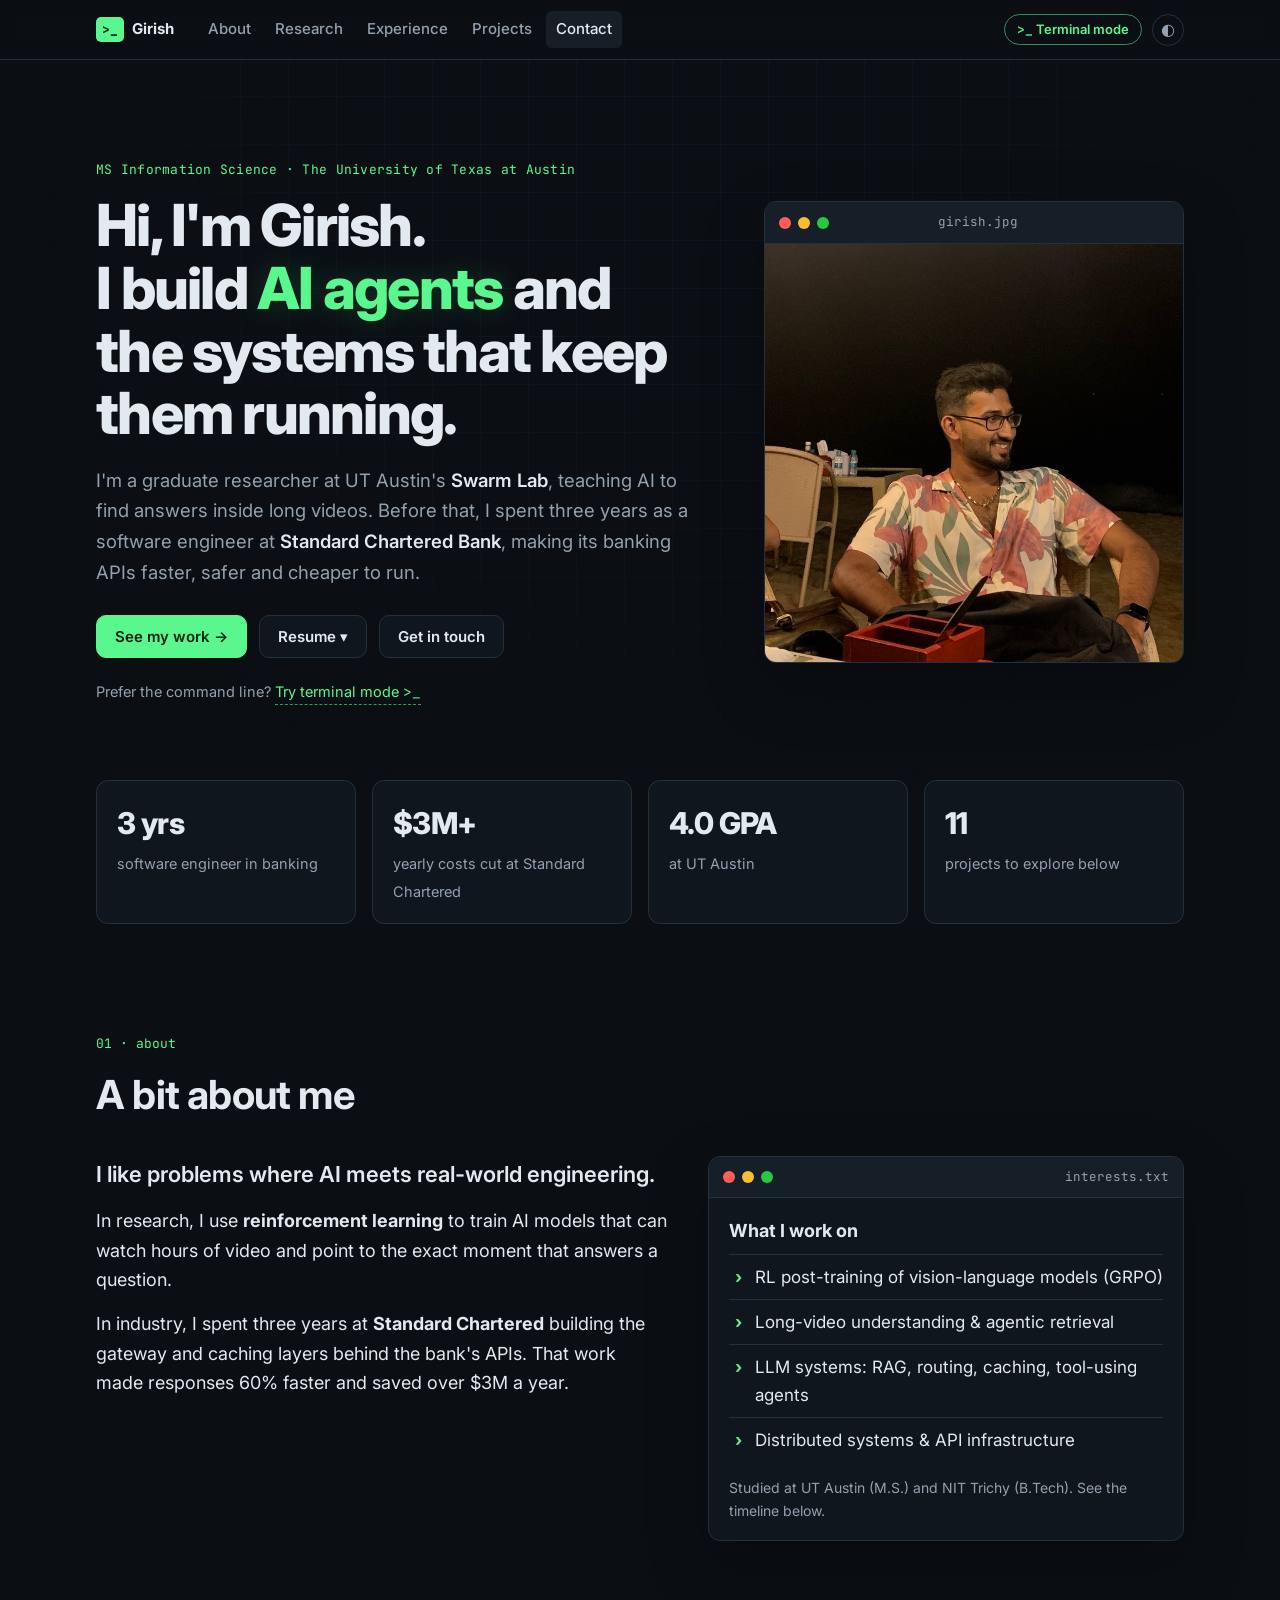
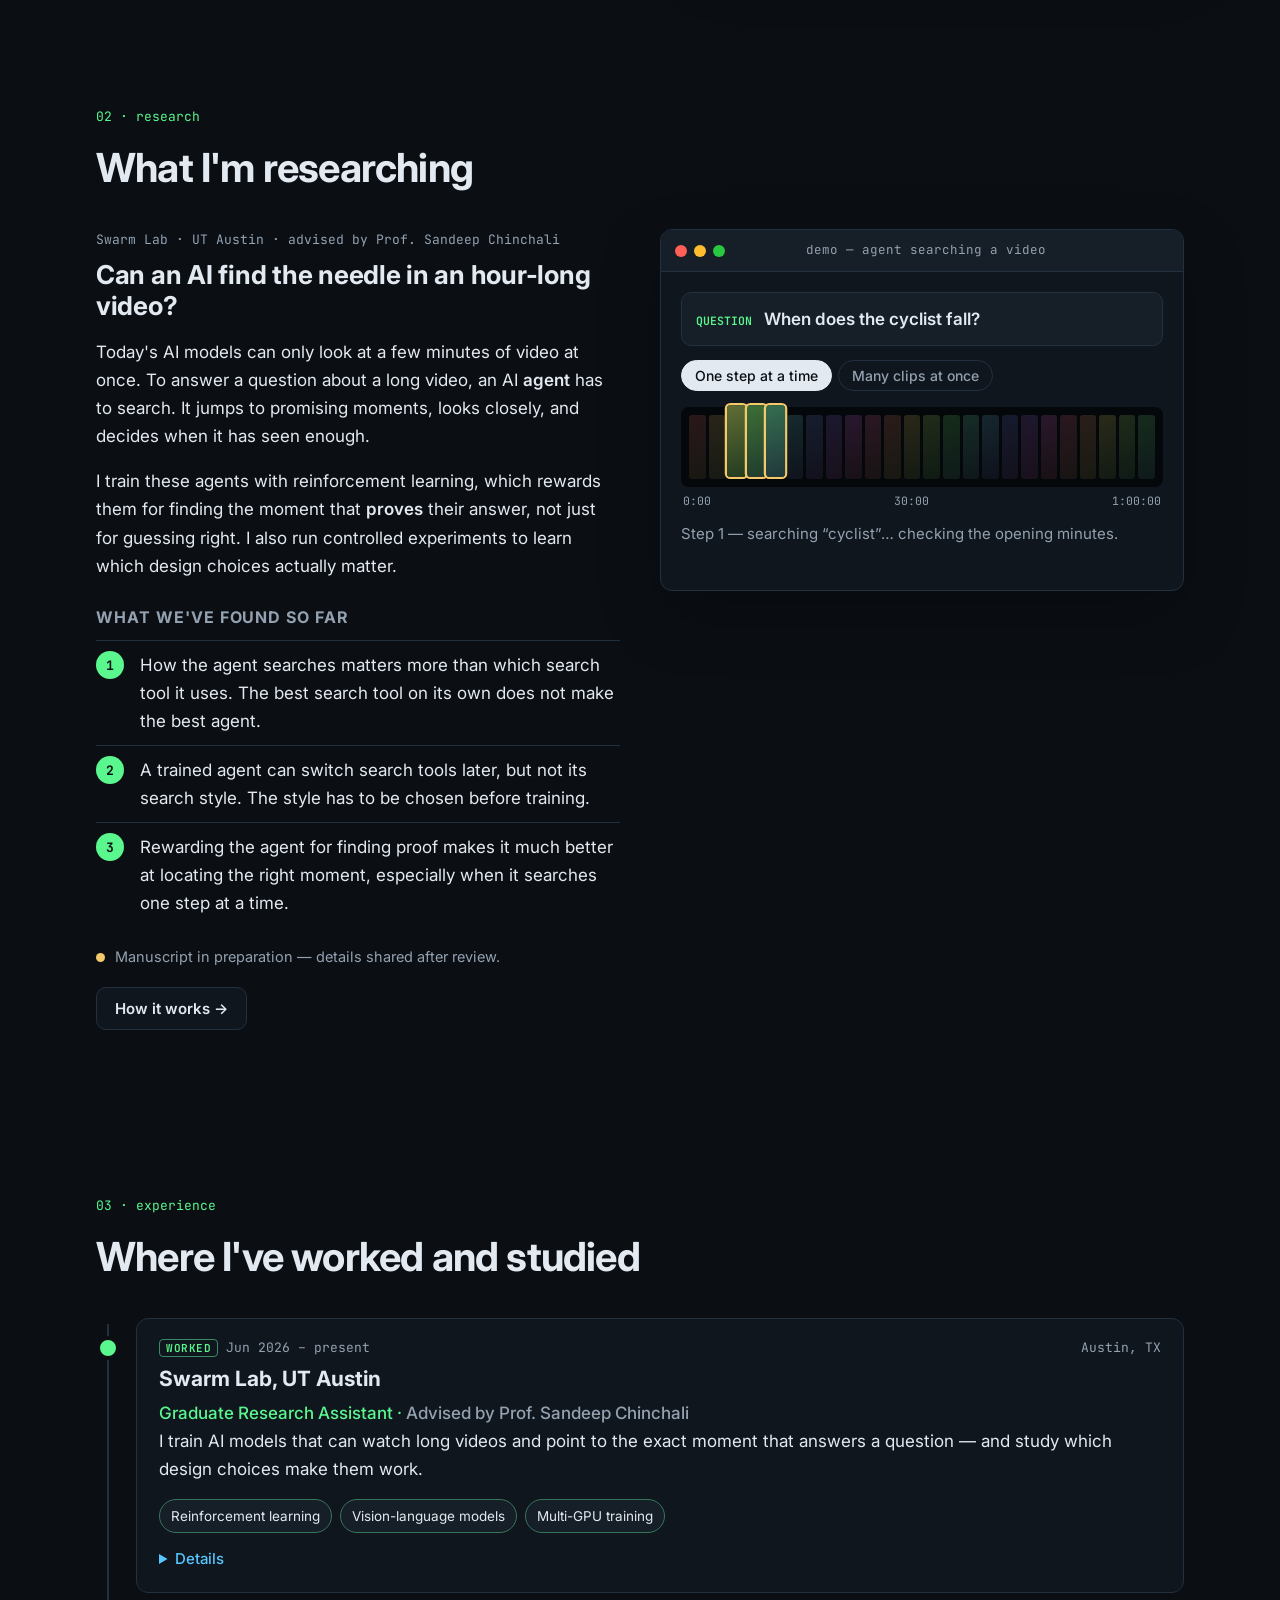
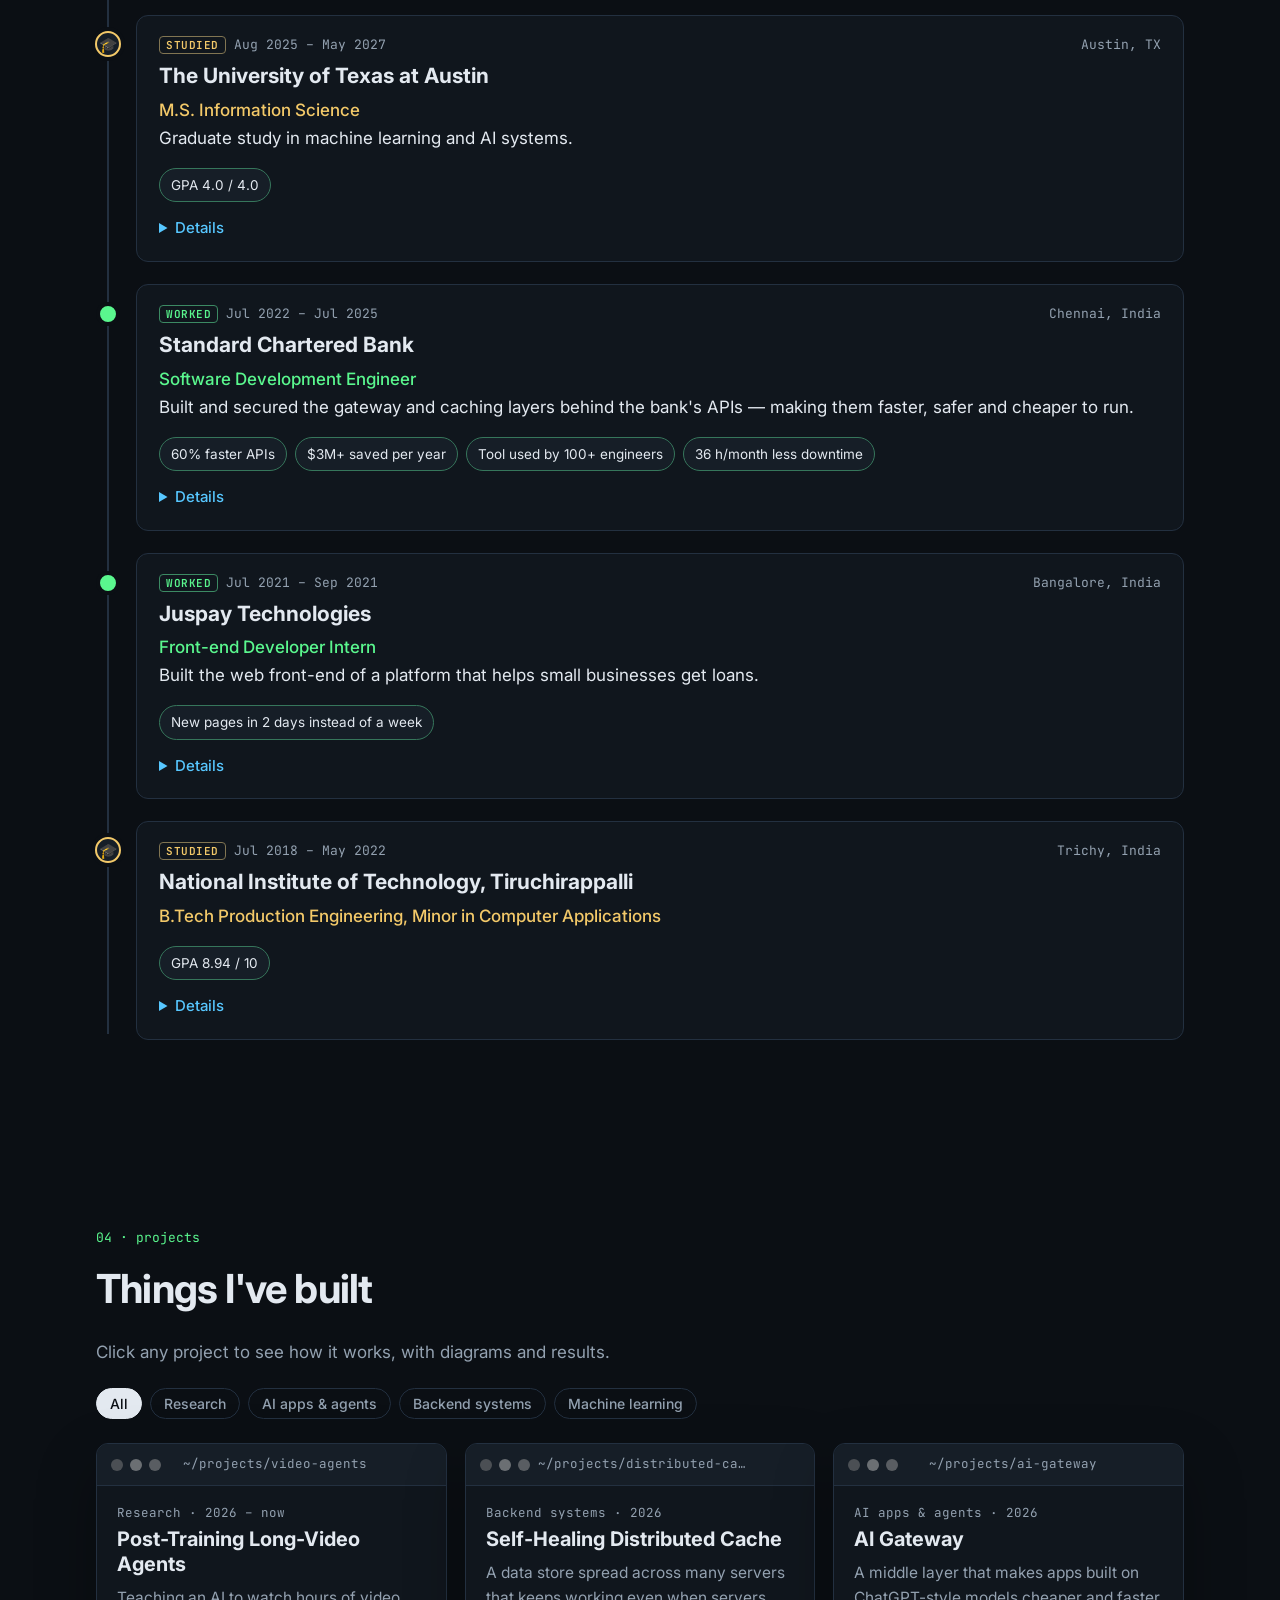
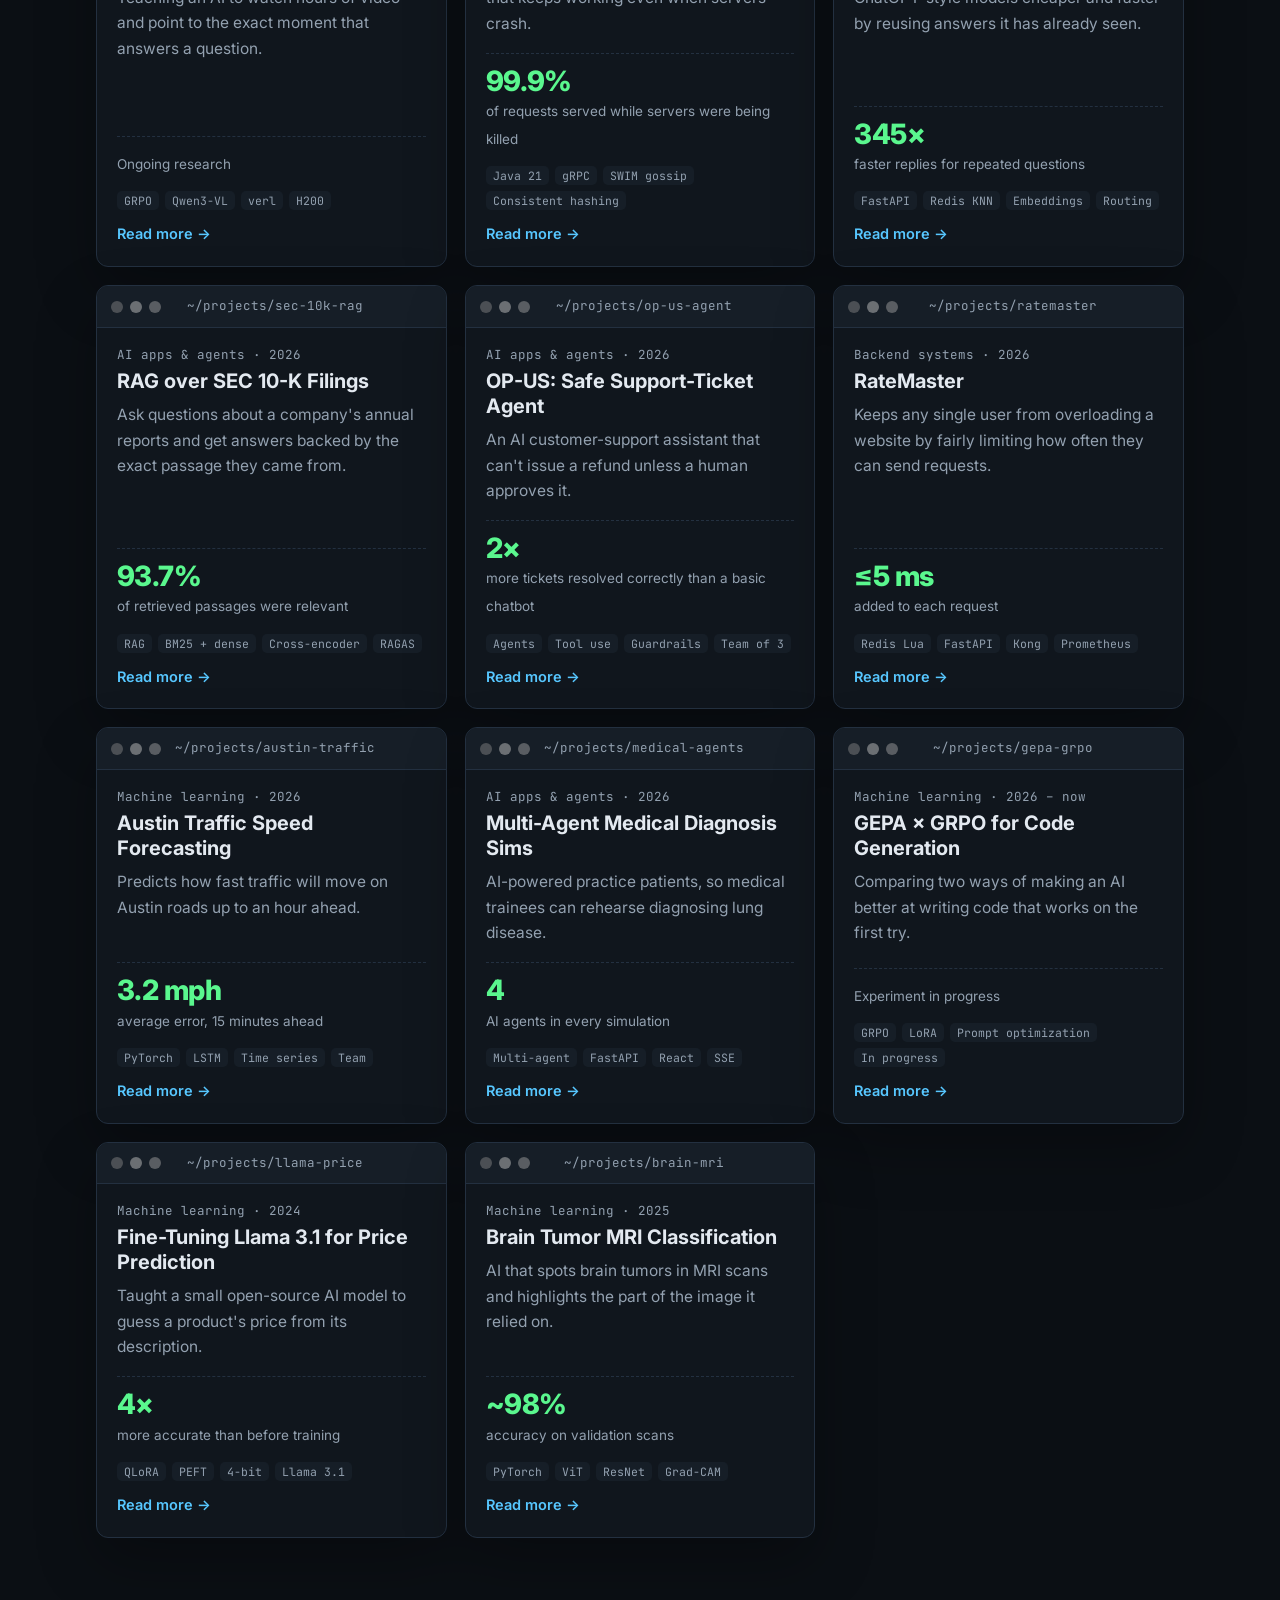
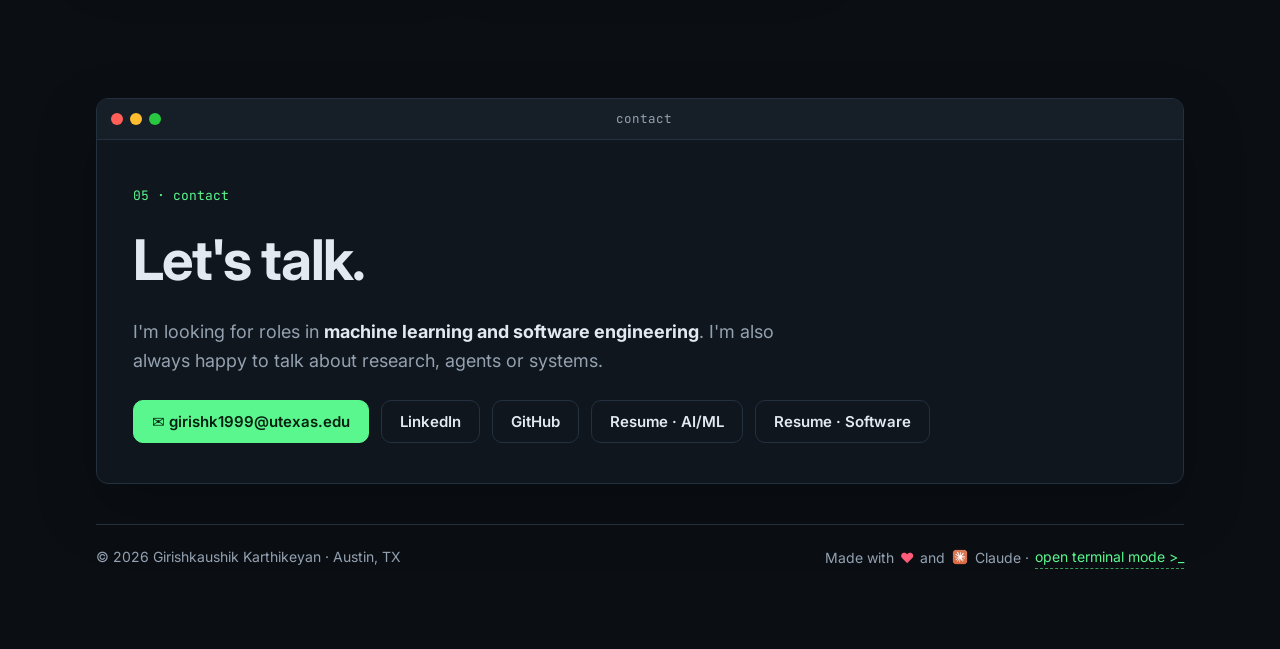
<file: index.html>
<!doctype html>
<html lang="en">
<head>
  <meta charset="utf-8">
  <meta name="viewport" content="width=device-width, initial-scale=1">
  <title>Girishkaushik Karthikeyan</title>
  <meta name="description" content="Girishkaushik Karthikeyan — graduate researcher at UT Austin building AI agents for long videos; former software engineer at Standard Chartered.">
  <meta name="theme-color" content="#0b0f14">
  <link rel="icon" href="data:image/svg+xml,<svg xmlns='http://www.w3.org/2000/svg' viewBox='0 0 32 32'><rect width='32' height='32' rx='6' fill='%230b0f14'/><text x='5' y='22' font-family='monospace' font-size='16' fill='%235af78e'>&gt;_</text></svg>">
  <link rel="preconnect" href="https://fonts.googleapis.com">
  <link rel="preconnect" href="https://fonts.gstatic.com" crossorigin>
  <link href="https://fonts.googleapis.com/css2?family=Inter:wght@400;500;600;700;800&family=JetBrains+Mono:wght@400;600;700&display=swap" rel="stylesheet">
  <link rel="stylesheet" href="assets/css/main.css?v=2026-11-12c">
  <!-- Apply saved theme before paint to avoid a flash. -->
  <script>try{var t=localStorage.getItem('theme');if(t)document.documentElement.dataset.theme=t;}catch(e){}</script>
</head>
<body>

  <!-- Top navigation: plain-language links + terminal-mode switch + theme toggle -->
  <header class="topbar">
    <a class="brand" href="#top"><span class="brand-mark">&gt;_</span> Girish</a>
    <nav id="tabs">
      <a href="#about">About</a>
      <a href="#research">Research</a>
      <a href="#work">Experience</a>
      <a href="#projects">Projects</a>
      <a href="#contact">Contact</a>
    </nav>
    <div class="right">
      <button id="term-btn" class="term-switch" type="button" title="Explore this site from a Linux-style command line">
        <span class="mono">&gt;_</span><span class="label"> Terminal mode</span>
      </button>
      <button id="theme-btn" class="icon-btn" type="button" aria-label="Switch light / dark theme">◐</button>
      <button id="menu-btn" class="icon-btn menu-btn" type="button" aria-label="Open menu" aria-expanded="false">☰</button>
    </div>
  </header>

  <main>
    <!-- Hero: who I am in one glance, with clear next steps -->
    <section class="hero" id="top">
      <div class="hero-text">
        <p class="eyebrow reveal">MS Information Science · The University of Texas at Austin</p>
        <h1 class="reveal">Hi, I'm Girish.<br>I build <span class="accent">AI agents</span> and the systems that keep them running.</h1>
        <p class="lede reveal">
          I'm a graduate researcher at UT Austin's <strong>Swarm Lab</strong>, teaching AI to find answers inside long videos.
          Before that, I spent three years as a software engineer at <strong>Standard Chartered Bank</strong>, making its banking APIs faster, safer and cheaper to run.
        </p>
        <div class="cta reveal">
          <a class="btn primary" href="#projects">See my work →</a>
          <details class="resume-menu">
            <summary class="btn">Resume ▾</summary>
            <div class="menu">
              <a href="resume-ml.pdf" target="_blank" rel="noopener">AI / ML research version</a>
              <a href="resume-swe.pdf" target="_blank" rel="noopener">Software engineering version</a>
            </div>
          </details>
          <a class="btn" href="#contact">Get in touch</a>
        </div>
        <p class="term-hint reveal">Prefer the command line? <button type="button" class="link-btn" data-open-terminal>Try terminal mode <span class="mono">&gt;_</span></button></p>
      </div>

      <!-- Photo in a small "window" frame — the Linux flavour, readable by anyone -->
      <figure class="hero-photo window reveal">
        <div class="titlebar"><span class="dots"><i></i><i></i><i></i></span><span class="title">girish.jpg</span></div>
        <img src="assets/img/headshot.jpg" alt="Portrait of Girishkaushik Karthikeyan" width="768" height="753">
      </figure>
    </section>

    <!-- Quick facts strip: numbers count up when visible -->
    <section class="facts reveal" aria-label="Highlights">
      <div><strong data-count="3" data-suffix=" yrs">0</strong><span>software engineer in banking</span></div>
      <div><strong data-count="3" data-prefix="$" data-suffix="M+">0</strong><span>yearly costs cut at Standard Chartered</span></div>
      <div><strong data-count="4" data-decimals="1" data-suffix=" GPA">0</strong><span>at UT Austin</span></div>
      <div><strong data-count="11">0</strong><span>projects to explore below</span></div>
    </section>

    <!-- Sections are filled from data/projects.js by assets/js/home.js -->
    <section class="section" id="about"></section>
    <section class="section" id="research"></section>
    <section class="section" id="work"></section>
    <section class="section" id="projects"></section>
    <section class="section" id="contact"></section>
  </main>

  <!-- Terminal mode: full-screen Linux-style shell over the page (opt-in) -->
  <div class="term-mode" id="term-mode" role="dialog" aria-modal="true" aria-label="Terminal mode" hidden>
    <div class="window term-window">
      <div class="titlebar">
        <span class="dots"><button type="button" class="dot-close" data-close-terminal aria-label="Close terminal mode"></button><i></i><i></i></span>
        <span class="title">girish@ut-austin: ~ — zsh</span>
        <button type="button" class="exit-btn" data-close-terminal>exit ✕</button>
      </div>
      <div class="term" id="term" aria-live="polite"></div>
    </div>
  </div>

  <script src="data/projects.js?v=2026-11-12c"></script>
  <script src="assets/js/home.js?v=2026-11-12c"></script>
  <script src="assets/js/terminal.js?v=2026-11-12c"></script>
  <script src="assets/js/animate.js?v=2026-11-12c"></script>
</body>
</html>
</file>
<file: assets/css/main.css>
/* ==========================================================================
   main.css — design tokens + shared components for every page.
   Friendly by default; terminal styling is used as accents (window frames,
   mono tags) and fully only inside the opt-in "terminal mode".
   Colors live on :root so dark/light themes only swap variables.
   ========================================================================== */

:root {
  --bg: #0b0f14;            /* page background */
  --bg-2: #10161d;          /* cards / windows */
  --bg-3: #161e27;          /* title bars, inputs */
  --line: #233040;          /* borders, grid */
  --fg: #e3e9f0;            /* main text */
  --fg-dim: #93a1b0;        /* secondary text */
  --accent: #5af78e;        /* terminal green — the one accent */
  --accent-2: #f3c969;      /* amber highlights */
  --accent-3: #57c7ff;      /* links */
  --danger: #ff5c57;
  --glow: rgba(90, 247, 142, 0.18);
  --mono: "JetBrains Mono", ui-monospace, SFMono-Regular, Menlo, monospace;
  --sans: "Inter", system-ui, -apple-system, Segoe UI, sans-serif;
  --radius: 12px;
  --maxw: 1120px;
  color-scheme: dark;
}

/* Light theme: toggled by the ◐ button or the `theme` terminal command. */
:root[data-theme="light"] {
  --bg: #f6f4ef;
  --bg-2: #ffffff;
  --bg-3: #eeebe4;
  --line: #ddd7cb;
  --fg: #1a1f26;
  --fg-dim: #5b6570;
  --accent: #0a8f4a;
  --accent-2: #a86b00;
  --accent-3: #0b6fa8;
  --danger: #c7362f;
  --glow: rgba(10, 143, 74, 0.14);
  color-scheme: light;
}

/* Smooth card → project-page morph between documents (Chrome/Edge; others just navigate). */
@view-transition { navigation: auto; }

* { box-sizing: border-box; }
html { scroll-behavior: smooth; scroll-padding-top: 72px; }
body {
  margin: 0;
  background: var(--bg);
  color: var(--fg);
  font-family: var(--sans);
  font-size: 17px;
  line-height: 1.65;
  -webkit-font-smoothing: antialiased;
  overflow-x: hidden;
}
/* Faint grid behind everything — subtle "workspace" feel. */
body::before {
  content: "";
  position: fixed; inset: 0;
  background-image:
    linear-gradient(var(--line) 1px, transparent 1px),
    linear-gradient(90deg, var(--line) 1px, transparent 1px);
  background-size: 48px 48px;
  opacity: 0.22;
  mask-image: radial-gradient(ellipse at 50% 0%, #000 25%, transparent 70%);
  pointer-events: none;
  z-index: -1;
}
body.no-scroll { overflow: hidden; }
a { color: var(--accent-3); text-decoration: none; }
a:hover { text-decoration: underline; }
code, .mono { font-family: var(--mono); }
img { max-width: 100%; display: block; }
::selection { background: var(--accent); color: var(--bg); }
:focus-visible { outline: 2px solid var(--accent); outline-offset: 3px; border-radius: 4px; }

/* ---------- Top navigation ---------- */
.topbar {
  position: sticky; top: 0; z-index: 50;
  display: flex; align-items: center; gap: 24px;
  /* Same left/right edge as the page content (max width + 16px gutter). */
  height: 60px; padding: 0 max(16px, calc((100vw - var(--maxw)) / 2 + 16px));
  background: color-mix(in srgb, var(--bg) 82%, transparent);
  backdrop-filter: blur(10px);
  border-bottom: 1px solid var(--line);
  font-size: 15px;
}
.brand { color: var(--fg); font-weight: 700; display: flex; align-items: center; gap: 8px; white-space: nowrap; }
.brand:hover { text-decoration: none; }
.brand-mark {
  font-family: var(--mono); font-size: 13px; color: var(--bg); background: var(--accent);
  padding: 2px 6px; border-radius: 5px;
}
.topbar nav { display: flex; gap: 4px; overflow-x: auto; scrollbar-width: none; }
.topbar nav a { color: var(--fg-dim); padding: 6px 10px; border-radius: 6px; white-space: nowrap; font-weight: 500; }
.topbar nav a:hover { color: var(--fg); text-decoration: none; }
.topbar nav a.active { color: var(--fg); background: var(--bg-3); }
.topbar .right { margin-left: auto; display: flex; align-items: center; gap: 10px; }
.term-switch {
  font: 600 13px var(--sans); color: var(--accent);
  background: transparent; border: 1px solid color-mix(in srgb, var(--accent) 45%, var(--line));
  padding: 6px 12px; border-radius: 999px; cursor: pointer; white-space: nowrap;
  transition: background .2s, box-shadow .2s;
}
.term-switch:hover { text-decoration: none; background: color-mix(in srgb, var(--accent) 12%, transparent); box-shadow: 0 0 18px var(--glow); }
.icon-btn {
  font-size: 16px; line-height: 1; color: var(--fg-dim); background: none; cursor: pointer;
  border: 1px solid var(--line); border-radius: 999px; width: 32px; height: 32px;
}
.icon-btn:hover { color: var(--fg); border-color: var(--fg-dim); }

/* ---------- Window chrome (photo frame, cards, terminal) ---------- */
.window {
  background: var(--bg-2);
  border: 1px solid var(--line);
  border-radius: var(--radius);
  box-shadow: 0 24px 60px rgba(0,0,0,0.28);
  overflow: hidden;
}
.titlebar {
  display: flex; align-items: center; gap: 8px;
  padding: 10px 14px;
  background: var(--bg-3);
  border-bottom: 1px solid var(--line);
  font-family: var(--mono); font-size: 12.5px; color: var(--fg-dim);
}
.dots { display: flex; gap: 7px; }
.dots i, .dots button { width: 12px; height: 12px; border-radius: 50%; display: block; border: 0; padding: 0; }
.dots > :nth-child(1) { background: #ff5f57; }
.dots > :nth-child(2) { background: #febc2e; }
.dots > :nth-child(3) { background: #28c840; }
.dots button { cursor: pointer; }
.titlebar .title { flex: 1; text-align: center; margin-right: 50px; overflow: hidden; text-overflow: ellipsis; white-space: nowrap; }

/* ---------- Hero ---------- */
.hero {
  max-width: var(--maxw); margin: 0 auto;
  min-height: calc(100vh - 60px - 120px);
  display: grid; grid-template-columns: 1.35fr 1fr; gap: 56px; align-items: center;
  padding: 56px 16px 32px;
}
.eyebrow {
  font-family: var(--mono); font-size: 13px; color: var(--accent);
  letter-spacing: 0.02em; margin: 0 0 14px;
}
.hero h1 {
  font-size: clamp(34px, 5vw, 58px); line-height: 1.08; letter-spacing: -0.03em;
  margin: 0 0 20px; font-weight: 800;
}
.accent { color: var(--accent); }
.hero h1 .accent { text-shadow: 0 0 30px var(--glow); }
.lede { color: var(--fg-dim); font-size: 18.5px; max-width: 36em; margin: 0 0 28px; }
.lede strong { color: var(--fg); font-weight: 600; }
.cta { display: flex; flex-wrap: wrap; gap: 12px; align-items: flex-start; }
.term-hint { margin: 22px 0 0; font-size: 14.5px; color: var(--fg-dim); }
.link-btn {
  font: inherit; color: var(--accent); background: none; border: 0; padding: 0; cursor: pointer;
  border-bottom: 1px dashed color-mix(in srgb, var(--accent) 60%, transparent);
}
.hero-photo { margin: 0; max-width: 420px; justify-self: end; transform: rotate(1.5deg); transition: transform .4s ease; }
.hero-photo:hover { transform: rotate(0) scale(1.01); }
.hero-photo img { width: 100%; height: auto; aspect-ratio: 1 / 1; object-fit: cover; }

/* Resume dropdown built on <details> (works without JS). */
.resume-menu { position: relative; }
.resume-menu summary { list-style: none; cursor: pointer; }
.resume-menu summary::-webkit-details-marker { display: none; }
.resume-menu .menu {
  position: absolute; top: calc(100% + 6px); left: 0; z-index: 10; min-width: 250px;
  background: var(--bg-2); border: 1px solid var(--line); border-radius: 10px; padding: 6px;
  box-shadow: 0 14px 40px rgba(0,0,0,.3);
}
.resume-menu .menu a { display: block; padding: 9px 12px; border-radius: 6px; color: var(--fg); font-size: 15px; }
.resume-menu .menu a:hover { background: var(--bg-3); text-decoration: none; }

/* Quick-facts strip under the hero */
.facts {
  max-width: var(--maxw); margin: 0 auto 24px; padding: 0 16px;
  display: grid; grid-template-columns: repeat(4, 1fr); gap: 16px;
}
.facts > div {
  background: var(--bg-2); border: 1px solid var(--line); border-radius: var(--radius);
  padding: 18px 20px;
}
.facts strong { display: block; font-size: 30px; font-weight: 800; letter-spacing: -0.02em; color: var(--fg); }
.facts span { color: var(--fg-dim); font-size: 14.5px; }

/* ---------- Buttons ---------- */
.btn {
  display: inline-flex; align-items: center; gap: 8px;
  font: 600 15px var(--sans);
  padding: 11px 18px; border-radius: 10px;
  border: 1px solid var(--line); color: var(--fg); background: var(--bg-2);
  transition: border-color .2s, color .2s, transform .2s, box-shadow .2s;
  cursor: pointer;
}
.btn:hover { border-color: var(--fg-dim); text-decoration: none; transform: translateY(-2px); }
.btn.primary { background: var(--accent); color: #06210f; border-color: var(--accent); }
.btn.primary:hover { box-shadow: 0 0 26px var(--glow); }

/* ---------- Terminal mode (full-screen overlay) ---------- */
.term-mode {
  position: fixed; inset: 0; z-index: 100;
  display: grid; place-items: center; padding: 24px 16px;
  background: color-mix(in srgb, #05080b 88%, transparent);
  backdrop-filter: blur(6px);
  animation: fadeIn .25s ease;
}
.term-mode[hidden] { display: none; }
@keyframes fadeIn { from { opacity: 0; } }
.term-window { width: min(960px, 100%); animation: popIn .3s cubic-bezier(.2,.9,.3,1.2); }
@keyframes popIn { from { transform: scale(.94); opacity: 0; } }
/* The terminal itself always uses the dark palette, regardless of site theme. */
.term-window, .term-window .titlebar { background: #0d1218; border-color: #233040; color: #93a1b0; }
.term-window .titlebar { background: #161e27; }
.exit-btn {
  font: 12px var(--mono); color: #93a1b0; background: none;
  border: 1px solid #233040; border-radius: 5px; padding: 2px 8px; cursor: pointer;
}
.exit-btn:hover { color: #ff5c57; border-color: #ff5c57; }
.term-window .titlebar .title { margin-right: 0; }
.term {
  --t-fg: #d7e0ea; --t-dim: #8a99a8; --t-green: #5af78e; --t-amber: #f3c969; --t-cyan: #57c7ff; --t-red: #ff5c57;
  font-family: var(--mono); font-size: 14.5px; line-height: 1.65; color: var(--t-fg);
  padding: 18px 20px 22px;
  height: min(620px, calc(100vh - 120px)); overflow-y: auto;
  cursor: text;
}
.term .line { white-space: pre-wrap; word-break: break-word; }
.term .prompt { color: var(--t-green); }
.term .prompt.path { color: var(--t-cyan); }
.term .dim { color: var(--t-dim); }
.term .hl { color: var(--t-amber); }
.term .err { color: var(--t-red); }
.term .big {
  font-family: var(--sans); font-weight: 800;
  font-size: clamp(28px, 5vw, 48px); line-height: 1.05;
  letter-spacing: -0.02em; color: var(--t-fg);
  display: block; margin: 6px 0 4px;
}
.term .big em { font-style: normal; color: var(--t-green); text-shadow: 0 0 24px rgba(90,247,142,.25); }
.term a { color: var(--t-cyan); }
.term .ls { display: flex; flex-wrap: wrap; gap: 4px 22px; }
.term .ls a { font-weight: 600; }
.term .ls a::after { content: "/"; color: var(--t-dim); }
.cursor {
  display: inline-block; width: 0.6em; height: 1.15em; vertical-align: text-bottom;
  background: var(--t-green, var(--accent)); animation: blink 1.05s steps(1) infinite;
}
@keyframes blink { 50% { opacity: 0; } }
.term .input-line { display: flex; gap: 0.6ch; }
.term input {
  flex: 1; min-width: 0;
  background: transparent; border: 0; outline: 0;
  color: var(--t-fg); font: inherit; caret-color: var(--t-green);
}

/* ---------- Generic section layout ---------- */
.section { max-width: var(--maxw); margin: 0 auto; padding: 80px 16px; }
.section-head { margin-bottom: 28px; }
.section-head .kicker { font-family: var(--mono); font-size: 13px; color: var(--accent); }
.section-head h2 { font-size: clamp(28px, 4vw, 40px); margin: 6px 0 0; letter-spacing: -0.02em; }

/* Scroll-reveal: elements start shifted/transparent until animate.js tags them. */
.reveal { opacity: 0; transform: translateY(22px); transition: opacity .7s ease, transform .7s ease; }
.reveal.in { opacity: 1; transform: none; }
.hero .reveal:nth-child(2) { transition-delay: .08s; }
.hero .reveal:nth-child(3) { transition-delay: .16s; }
.hero .reveal:nth-child(4) { transition-delay: .24s; }
.hero .reveal:nth-child(5) { transition-delay: .32s; }

@media (prefers-reduced-motion: reduce) {
  *, *::before, *::after { animation: none !important; transition: none !important; scroll-behavior: auto !important; }
  .reveal { opacity: 1; transform: none; }
}

@media (max-width: 860px) {
  .hero { grid-template-columns: 1fr; gap: 32px; padding-top: 36px; min-height: 0; }
  .hero-photo { justify-self: start; max-width: 300px; order: -1; transform: none; }
  .facts { grid-template-columns: repeat(2, 1fr); }
  .topbar nav { display: none; }   /* sections are reachable by scrolling + hero buttons */
}
@media (max-width: 480px) {
  body { font-size: 16px; }
  .term-switch { padding: 6px 10px; }
  .term { font-size: 13px; padding: 14px; }
  .facts strong { font-size: 24px; }
}

/* ==========================================================================
   Step 2 — home-page sections
   ========================================================================== */
.section-sub { color: var(--fg-dim); margin: -12px 0 22px; }
.dim { color: var(--fg-dim); }
.chips { display: flex; flex-wrap: wrap; gap: 8px; margin-top: 16px; }
.chip {
  font-size: 13.5px; padding: 5px 11px; border-radius: 999px;
  background: var(--bg-3); border: 1px solid var(--line); color: var(--fg-dim);
}
.chip.strong { color: var(--fg); border-color: color-mix(in srgb, var(--accent) 35%, var(--line)); }
.pill {
  font-family: var(--mono); font-size: 12.5px; color: var(--accent);
  border: 1px solid color-mix(in srgb, var(--accent) 40%, var(--line)); border-radius: 999px; padding: 2px 9px;
}
.kicker { font-family: var(--mono); font-size: 13px; color: var(--accent); }

/* ---------- About ---------- */
.about-grid { display: grid; grid-template-columns: 1.2fr 1fr; gap: 40px; align-items: start; }
.about-text p { margin: 0 0 14px; font-size: 18px; }
.about-text p:first-child { font-size: 22px; font-weight: 600; }
.edu { display: grid; gap: 16px; }
.edu-body { padding: 18px 20px; }
.edu-body h3 { margin: 0 0 4px; font-size: 18px; }
.edu-degree { margin: 0 0 8px; color: var(--fg-dim); }
.edu-note { margin: 0 0 10px; }
.edu-courses { margin: 0; font-size: 14px; color: var(--fg-dim); }
.edu-card .titlebar .title { text-align: right; margin-right: 0; }

/* ---------- Research ---------- */
.research-grid { display: grid; grid-template-columns: 1fr 1fr; gap: 40px; align-items: start; }
.research-org { font-family: var(--mono); font-size: 13px; color: var(--fg-dim); margin: 0 0 8px; }
.research-text h3 { font-size: 26px; line-height: 1.2; margin: 0 0 14px; letter-spacing: -0.01em; }
.research-text h4 { margin: 24px 0 10px; font-size: 16px; text-transform: uppercase; letter-spacing: .06em; color: var(--fg-dim); }
.research-text em { color: var(--fg); font-style: normal; font-weight: 600; }
.findings { padding-left: 0; list-style: none; counter-reset: f; margin: 0 0 18px; }
.findings li { counter-increment: f; position: relative; padding: 10px 0 10px 44px; border-top: 1px solid var(--line); }
.findings li::before {
  content: counter(f); position: absolute; left: 0; top: 10px;
  width: 28px; height: 28px; border-radius: 50%; display: grid; place-items: center;
  font: 700 13px var(--mono); color: var(--bg); background: var(--accent);
}
.status { display: flex; align-items: center; gap: 10px; font-size: 14.5px; color: var(--fg-dim); margin: 0 0 18px; }
.pulse { width: 9px; height: 9px; border-radius: 50%; background: var(--accent-2); box-shadow: 0 0 0 0 var(--accent-2); animation: pulse 2s infinite; }
@keyframes pulse { 70% { box-shadow: 0 0 0 9px transparent; } }

.demo { position: sticky; top: 84px; }
.demo-body { padding: 20px; }
.demo-q {
  background: var(--bg-3); border: 1px solid var(--line); border-radius: 10px;
  padding: 12px 14px; font-weight: 600; margin-bottom: 14px;
}
.demo-q .who { font: 600 11.5px var(--mono); color: var(--accent); text-transform: uppercase; margin-right: 8px; }
.demo-mode { display: flex; gap: 6px; margin-bottom: 16px; flex-wrap: wrap; }
.demo-mode button, .filters button {
  font: 500 14px var(--sans); color: var(--fg-dim); cursor: pointer;
  background: transparent; border: 1px solid var(--line); border-radius: 999px; padding: 6px 13px;
  transition: all .2s;
}
.demo-mode button.on, .filters button.on { color: var(--bg); background: var(--fg); border-color: var(--fg); }
.film {
  display: grid; grid-template-columns: repeat(24, 1fr); gap: 3px;
  padding: 8px; background: #05080b; border-radius: 8px;
}
/* Each frame is a tinted tile standing in for a video thumbnail. */
.frame {
  height: 64px; border-radius: 3px;
  background: linear-gradient(160deg, hsl(var(--h) 35% 32%), hsl(calc(var(--h) + 40) 30% 18%));
  opacity: .35; transition: opacity .35s, transform .35s, box-shadow .35s, filter .35s;
}
.frame.seen { opacity: .7; }
.frame.look { opacity: 1; transform: translateY(-6px) scale(1.12); box-shadow: 0 0 0 2px var(--accent-2); }
.frame.found { opacity: 1; transform: translateY(-8px) scale(1.25); box-shadow: 0 0 0 2px var(--accent), 0 0 18px var(--accent); }
.film-axis { display: flex; justify-content: space-between; font: 11.5px var(--mono); color: var(--fg-dim); margin: 6px 2px 14px; }
.demo-log { min-height: 48px; font-size: 15px; color: var(--fg-dim); }
.demo-log .ok { color: var(--accent); font-weight: 700; }

/* ---------- Experience timeline ---------- */
.timeline { position: relative; padding-left: 40px; }
.tl-line { position: absolute; left: 11px; top: 6px; bottom: 6px; width: 2px; background: var(--line); }
.tl-fill { position: absolute; inset: 0; background: var(--accent); transform-origin: top; transform: scaleY(0); box-shadow: 0 0 10px var(--glow); }
.tl-item { position: relative; margin-bottom: 22px; }
.tl-dot {
  position: absolute; left: -36px; top: 22px; width: 16px; height: 16px; border-radius: 50%;
  background: var(--bg); border: 2px solid var(--accent); box-shadow: 0 0 0 4px var(--bg);
}
.tl-item.in .tl-dot { background: var(--accent); transition: background .4s .3s; }
.tl-card { background: var(--bg-2); border: 1px solid var(--line); border-radius: var(--radius); padding: 20px 22px; }
.tl-meta { display: flex; justify-content: space-between; gap: 12px; flex-wrap: wrap; font: 13px var(--mono); color: var(--fg-dim); }
.tl-card h3 { margin: 6px 0 2px; font-size: 21px; }
.tl-role { margin: 0 0 10px; color: var(--accent); font-weight: 500; }
.tl-card > p { margin: 0; }
.tl-more { margin-top: 14px; }
.tl-more summary { cursor: pointer; color: var(--accent-3); font-weight: 500; font-size: 15px; width: max-content; }
.tl-more ul { margin: 10px 0 0; padding-left: 20px; color: var(--fg-dim); font-size: 15.5px; }
.tl-more li { margin-bottom: 6px; }

/* ---------- Project cards ---------- */
.filters { display: flex; flex-wrap: wrap; gap: 8px; margin-bottom: 24px; }
.cards { display: grid; grid-template-columns: repeat(3, 1fr); gap: 18px; }
.card {
  color: var(--fg); display: flex; flex-direction: column;
  transition: transform .25s ease, border-color .25s, box-shadow .25s;
}
.card:hover { text-decoration: none; transform: translateY(-6px); border-color: color-mix(in srgb, var(--accent) 55%, var(--line)); box-shadow: 0 24px 50px rgba(0,0,0,.35), 0 0 30px var(--glow); }
.card .dots i { filter: grayscale(1) opacity(.5); transition: filter .25s; }
.card:hover .dots i { filter: none; }
.card-body { padding: 18px 20px 20px; display: flex; flex-direction: column; flex: 1; }
.card-kind { font: 12.5px var(--mono); color: var(--fg-dim); }
.card h3 { margin: 6px 0 8px; font-size: 20px; line-height: 1.25; }
.card p { margin: 0 0 16px; color: var(--fg-dim); font-size: 15.5px; }
.card-stat { margin-top: auto; padding-top: 12px; border-top: 1px dashed var(--line); }
.card-stat strong { display: block; font-size: 28px; font-weight: 800; color: var(--accent); letter-spacing: -0.02em; line-height: 1.1; }
.card-stat span { font-size: 13.5px; color: var(--fg-dim); }
.tags { display: flex; flex-wrap: wrap; gap: 6px; margin: 14px 0 12px; }
.tags span { font: 11.5px var(--mono); color: var(--fg-dim); background: var(--bg-3); border-radius: 5px; padding: 2px 7px; }
.card-cta { font-weight: 600; font-size: 14.5px; color: var(--accent-3); }
.card-cta span { display: inline-block; transition: transform .25s; }
.card:hover .card-cta span { transform: translateX(5px); }
.card[hidden] { display: none; }
.card.pop { animation: popIn .35s ease; }

/* ---------- Contact + footer ---------- */
.contact-body { padding: 40px 36px; }
.contact h2 { font-size: clamp(36px, 6vw, 56px); margin: 6px 0 10px; letter-spacing: -0.03em; }
.contact p { color: var(--fg-dim); max-width: 38em; margin: 0 0 24px; font-size: 18px; }
.contact strong { color: var(--fg); }
.footer {
  display: flex; justify-content: space-between; flex-wrap: wrap; gap: 10px;
  margin-top: 40px; padding-top: 20px; border-top: 1px solid var(--line);
  font-size: 14px; color: var(--fg-dim);
}

/* ---------- Mobile menu ---------- */
.menu-btn { display: none; }

@media (max-width: 980px) {
  .cards { grid-template-columns: repeat(2, 1fr); }
}
@media (max-width: 860px) {
  .about-grid, .research-grid { grid-template-columns: 1fr; }
  .demo { position: static; }
  .menu-btn { display: inline-block; }
  .topbar.open nav {
    display: flex; flex-direction: column; position: absolute; top: 60px; left: 0; right: 0;
    background: var(--bg-2); border-bottom: 1px solid var(--line); padding: 8px 16px 14px;
  }
  .topbar.open nav a { padding: 10px 6px; font-size: 16px; }
}
@media (max-width: 600px) {
  .cards { grid-template-columns: 1fr; }
  .term-switch .label { display: none; }
  .contact-body { padding: 28px 20px; }
  .film { grid-template-columns: repeat(12, 1fr); }
  .frame { height: 44px; }
  .timeline { padding-left: 30px; }
  .tl-dot { left: -26px; }
  .tl-line { left: 5px; }
  .section { padding: 56px 16px; }
}

/* ---------- Timeline: education entries + tags ---------- */
.tl-tag {
  font: 600 11px var(--mono); text-transform: uppercase; letter-spacing: .05em;
  color: var(--accent-2); border: 1px solid color-mix(in srgb, var(--accent-2) 45%, var(--line));
  border-radius: 4px; padding: 1px 6px; margin-right: 8px;
}
.tl-tag.work { color: var(--accent); border-color: color-mix(in srgb, var(--accent) 45%, var(--line)); }
.tl-item.edu .tl-dot {
  width: 26px; height: 26px; left: -41px; top: 16px; display: grid; place-items: center;
  font-size: 15px; line-height: 1; border-color: var(--accent-2); background: var(--bg-2);
}
.tl-item.edu.in .tl-dot { background: var(--bg-3); }
.tl-item.edu .tl-role { color: var(--accent-2); }

/* ---------- About: interests card ---------- */
.interest-list { margin: 8px 0 14px; padding-left: 0; list-style: none; }
.interest-list li { padding: 8px 0 8px 26px; border-top: 1px solid var(--line); position: relative; }
.interest-list li::before { content: "›"; position: absolute; left: 6px; color: var(--accent); font-weight: 700; }

/* ---------- Footer credit ---------- */
.made { display: inline-flex; align-items: center; gap: 6px; flex-wrap: wrap; }
.made img { width: 18px; height: 18px; border-radius: 4px; display: inline-block; }
.heart { color: #ff5c7a; display: inline-block; animation: beat 1.6s ease-in-out infinite; }
@keyframes beat { 0%, 100% { transform: scale(1); } 15% { transform: scale(1.25); } 30% { transform: scale(1); } }

@media (max-width: 600px) {
  .tl-item.edu .tl-dot { left: -31px; }
}
</file>
